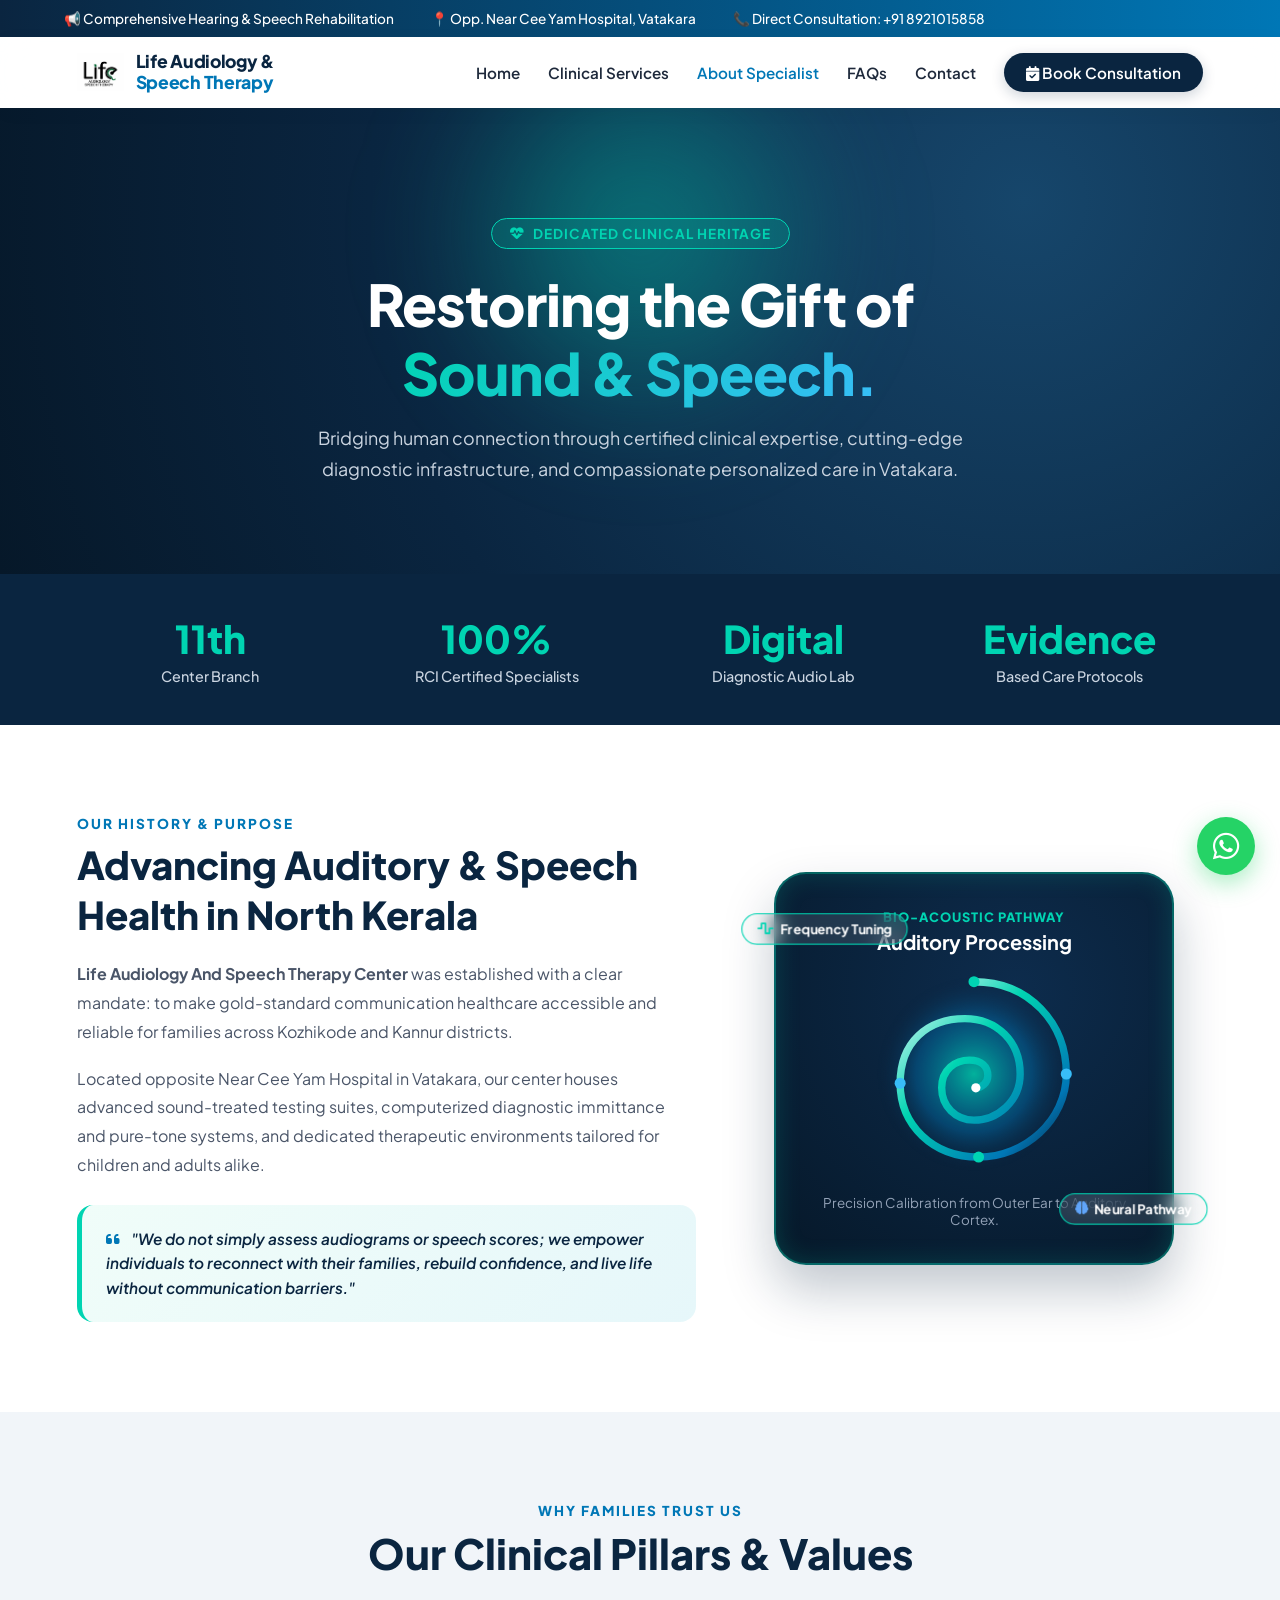
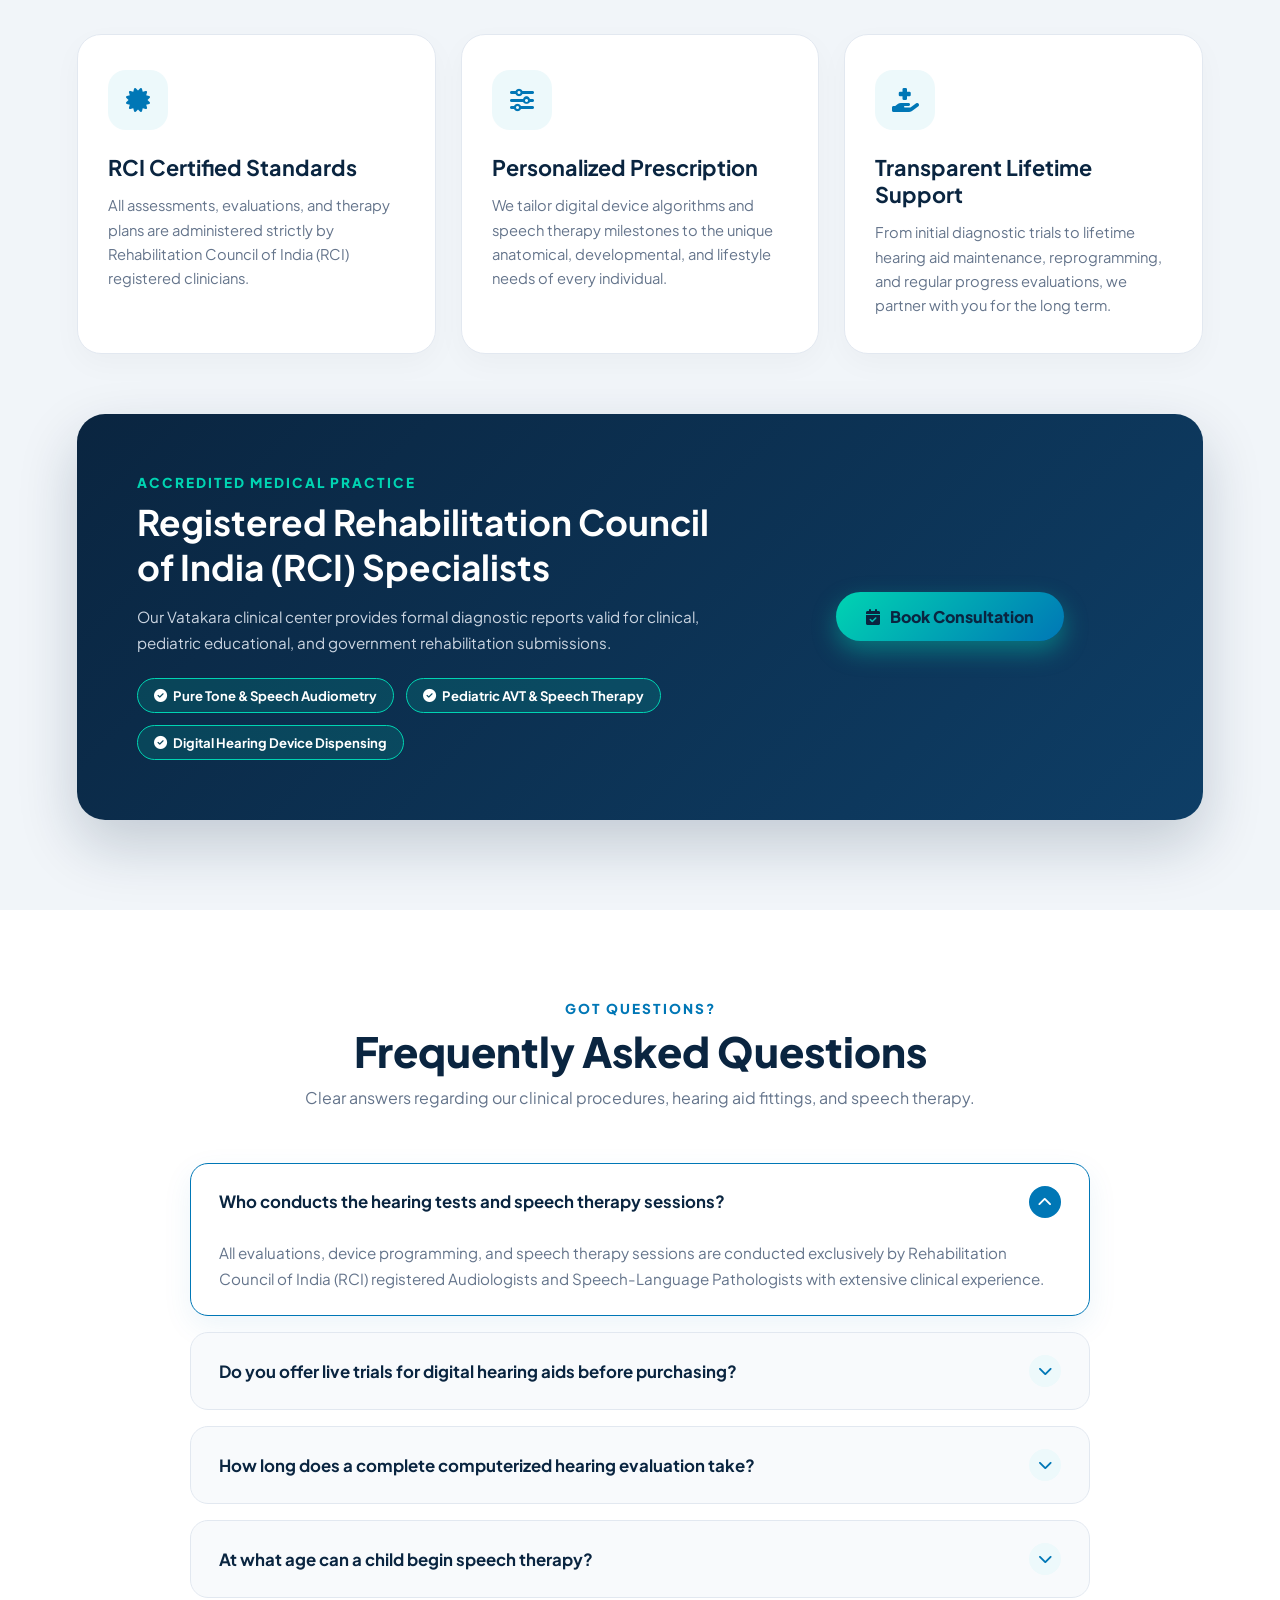
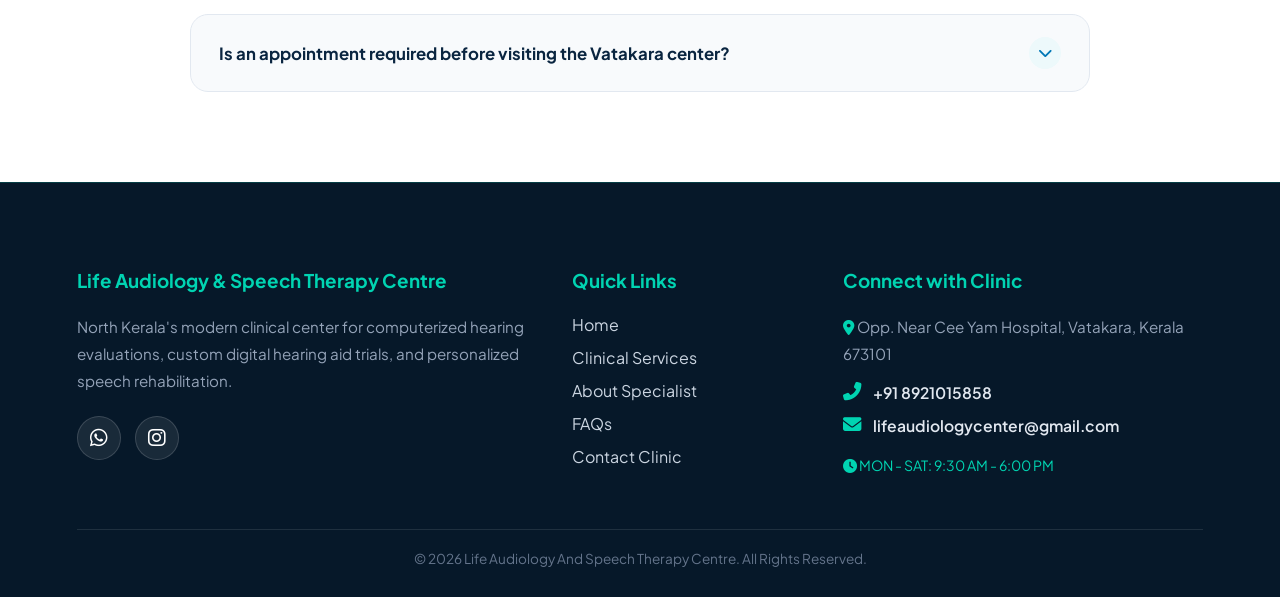
<file: about.html>
<!DOCTYPE html>
<html lang="en">
<head>
    <meta charset="UTF-8">
    <meta name="viewport" content="width=device-width, initial-scale=1.0">

    <!-- Primary SEO Meta Tags -->
    <title>About Us & FAQs | Life Audiology & Speech Therapy Centre Vatakara</title>
    <meta name="description" content="Learn about Life Audiology near Cee Yam Hospital, Vatakara. RCI-certified specialists, state-of-the-art diagnostic labs, digital hearing aid trials, and pediatric speech therapy.">
    <meta name="keywords" content="About Life Audiology Vatakara, Audiologist in Vatakara, Speech Therapist Vatakara, RCI Certified Audiologist Kozhikode, Hearing Aid Center Cee Yam Hospital">
    <meta name="robots" content="index, follow">
    <link rel="canonical" href="https://lifeaudiologyvatakara.in/about.html">

    <!-- Open Graph / WhatsApp / Social Share Tags -->
    <meta property="og:type" content="website">
    <meta property="og:url" content="https://lifeaudiologyvatakara.in/about.html">
    <meta property="og:title" content="About Life Audiology & Speech Therapy Centre | Vatakara">
    <meta property="og:description" content="RCI-certified audiologists and speech-language pathologists providing trusted communication healthcare in North Kerala.">
    <meta property="og:image" content="https://lifeaudiologyvatakara.in/logo.png">

    <link rel="icon" type="image/png" href="favicon.png">
    <link href="https://unpkg.com/aos@2.3.1/dist/aos.css" rel="stylesheet">
    <link rel="stylesheet" href="https://cdnjs.cloudflare.com/ajax/libs/font-awesome/6.4.0/css/all.min.css">

    <!-- Google Typography -->
    <link rel="preconnect" href="https://fonts.googleapis.com">
    <link rel="preconnect" href="https://fonts.gstatic.com" crossorigin>
    <link href="https://fonts.googleapis.com/css2?family=Plus+Jakarta+Sans:wght@400;500;600;700;800&family=Baloo+Chettan+2:wght@600;700;800&family=Chilanka&display=swap" rel="stylesheet">

    <!-- GOOGLE SCHEMA STRUCTURED DATA (FAQ & MEDICAL CLINIC) -->
    <script type="application/ld+json">
    {
      "@context": "https://schema.org",
      "@type": "FAQPage",
      "mainEntity": [
        {
          "@type": "Question",
          "name": "Who conducts the hearing tests and speech therapy sessions?",
          "acceptedAnswer": {
            "@type": "Answer",
            "text": "All evaluations and therapies are conducted by Rehabilitation Council of India (RCI) registered Audiologists and Speech-Language Pathologists with specialized clinical training."
          }
        },
        {
          "@type": "Question",
          "name": "Do you offer live trials for digital hearing aids before purchasing?",
          "acceptedAnswer": {
            "@type": "Answer",
            "text": "Yes, we provide live trial fittings for leading global hearing aid brands including Phonak, Oticon, Signia, GN ReSound, and Rexton programmed to your specific audiogram."
          }
        },
        {
          "@type": "Question",
          "name": "At what age can a child begin speech therapy?",
          "acceptedAnswer": {
            "@type": "Answer",
            "text": "Early intervention can begin as early as 18 months if speech delays or communication clarity concerns are identified."
          }
        },
        {
          "@type": "Question",
          "name": "How long does a complete computerized hearing evaluation take?",
          "acceptedAnswer": {
            "@type": "Answer",
            "text": "A comprehensive hearing evaluation including Pure Tone Audiometry, Speech Audiometry, and Immittance testing typically takes 30 to 45 minutes."
          }
        },
        {
          "@type": "Question",
          "name": "Is an appointment required before visiting the Vatakara center?",
          "acceptedAnswer": {
            "@type": "Answer",
            "text": "While walk-ins are welcomed, booking a prior appointment via phone or WhatsApp (+91 8921015858) is recommended to ensure immediate consultation with minimum waiting time."
          }
        }
      ]
    }
    </script>

    <style>
        :root {
            --primary: #0A2540;
            --primary-dark: #061829;
            --accent: #00D4B2;
            --accent-glow: rgba(0, 212, 178, 0.45);
            --secondary: #0077B6;
            --bg-glass: rgba(255, 255, 255, 0.88);
            --border-glass: rgba(255, 255, 255, 0.45);
            --text-dark: #1E293B;
            --text-muted: #64748B;
        }

        * {
            margin: 0;
            padding: 0;
            box-sizing: border-box;
            scroll-behavior: smooth;
        }

        body {
            font-family: 'Plus Jakarta Sans', sans-serif;
            background: #F8FAFC;
            color: var(--text-dark);
            overflow-x: hidden;
        }

        /* --- TICKER ANNOUNCEMENT --- */
        .top-announcement-bar {
            background: linear-gradient(90deg, #0A2540, #0077B6);
            color: #ffffff;
            padding: 10px 5%;
            font-size: 0.85rem;
            display: flex;
            justify-content: space-between;
            align-items: center;
        }

        .ticker-wrap {
            overflow: hidden;
            white-space: nowrap;
        }

        .ticker {
            display: inline-block;
            animation: tickerSlide 26s linear infinite;
        }

        .ticker-item {
            margin-right: 35px;
            font-weight: 500;
        }

        @keyframes tickerSlide {
            0% { transform: translateX(100%); }
            100% { transform: translateX(-100%); }
        }

        /* --- NAVIGATION --- */
        nav {
            position: sticky;
            top: 0;
            z-index: 1000;
            background: var(--bg-glass);
            backdrop-filter: blur(16px);
            -webkit-backdrop-filter: blur(16px);
            border-bottom: 1px solid var(--border-glass);
            padding: 14px 6%;
            display: flex;
            justify-content: space-between;
            align-items: center;
            box-shadow: 0 4px 20px rgba(0,0,0,0.03);
        }

        .nav-logo {
            display: flex;
            align-items: center;
            gap: 12px;
            text-decoration: none;
        }

        .logo-text {
            font-weight: 800;
            color: var(--primary);
            font-size: 1.1rem;
            line-height: 1.2;
            letter-spacing: -0.3px;
        }

        .logo-text span {
            color: var(--secondary);
        }

        .nav-links {
            display: flex;
            gap: 28px;
            align-items: center;
        }

        .nav-links a {
            text-decoration: none;
            color: var(--text-dark);
            font-weight: 600;
            font-size: 0.95rem;
            transition: color 0.2s;
        }

        .nav-links a:hover, .nav-links a.active {
            color: var(--secondary);
        }

        .btn-nav {
            background: var(--primary);
            color: #ffffff !important;
            padding: 10px 22px;
            border-radius: 50px;
            box-shadow: 0 4px 14px rgba(10, 37, 64, 0.2);
            transition: all 0.3s ease !important;
        }

        .btn-nav:hover {
            transform: translateY(-2px);
            background: var(--secondary);
        }

        .menu-toggle {
            display: none;
            font-size: 1.4rem;
            color: var(--primary);
            cursor: pointer;
        }

        /* --- HERO HEADER --- */
        .about-hero {
            background: radial-gradient(circle at 80% 20%, #16466B 0%, #0A2540 60%, #061829 100%);
            padding: clamp(70px, 9vw, 110px) 6% clamp(60px, 8vw, 90px);
            color: #ffffff;
            text-align: center;
            position: relative;
            overflow: hidden;
        }

        .header-glow-blob {
            position: absolute;
            width: 450px;
            height: 450px;
            background: radial-gradient(circle, var(--accent-glow) 0%, rgba(0,0,0,0) 70%);
            top: -100px;
            left: 50%;
            transform: translateX(-50%);
            filter: blur(50px);
            pointer-events: none;
        }

        .header-tag {
            display: inline-flex;
            align-items: center;
            gap: 8px;
            background: rgba(0, 212, 178, 0.15);
            border: 1px solid var(--accent);
            color: var(--accent);
            padding: 6px 18px;
            border-radius: 30px;
            font-size: 0.85rem;
            font-weight: 700;
            letter-spacing: 1px;
            text-transform: uppercase;
            margin-bottom: 20px;
        }

        .about-hero h1 {
            font-size: clamp(2.2rem, 4.5vw, 3.8rem);
            font-weight: 800;
            line-height: 1.2;
            margin-bottom: 16px;
            letter-spacing: -1px;
        }

        .about-hero h1 span {
            background: linear-gradient(135deg, #00D4B2, #38BDF8);
            -webkit-background-clip: text;
            -webkit-text-fill-color: transparent;
        }

        .about-hero p {
            font-size: clamp(1rem, 1.4vw, 1.2rem);
            color: #CBD5E1;
            max-width: 680px;
            margin: 0 auto;
            line-height: 1.7;
        }

        /* --- STATS STRIP --- */
        .stats-strip {
            background: var(--primary);
            color: #ffffff;
            padding: 40px 6%;
            display: grid;
            grid-template-columns: repeat(4, 1fr);
            gap: 20px;
            text-align: center;
        }

        .stat-box h3 {
            font-size: 2.4rem;
            font-weight: 800;
            color: var(--accent);
            margin-bottom: 4px;
        }

        .stat-box p {
            font-size: 0.9rem;
            color: #CBD5E1;
            font-weight: 500;
        }

        /* --- SECTION WRAPPERS --- */
        .section-wrap {
            padding: 90px 6%;
            max-width: 1300px;
            margin: 0 auto;
        }

        .section-header {
            text-align: center;
            max-width: 700px;
            margin: 0 auto 55px auto;
        }

        .section-tag {
            color: var(--secondary);
            font-weight: 800;
            font-size: 0.85rem;
            text-transform: uppercase;
            letter-spacing: 2px;
            margin-bottom: 8px;
            display: block;
        }

        .section-heading {
            font-size: clamp(2rem, 3.5vw, 2.6rem);
            color: var(--primary);
            font-weight: 800;
            line-height: 1.25;
        }

        /* --- OUR STORY & 3D BIO-ACOUSTIC STAGE --- */
        .story-section {
            background: #ffffff;
        }

        .story-grid {
            display: grid;
            grid-template-columns: 1.15fr 0.85fr;
            align-items: center;
            gap: 50px;
        }

        .story-text h2 {
            font-size: clamp(1.8rem, 3vw, 2.4rem);
            color: var(--primary);
            font-weight: 800;
            line-height: 1.3;
            margin-bottom: 20px;
        }

        .story-text p {
            color: #4A5568;
            font-size: 1rem;
            line-height: 1.8;
            margin-bottom: 18px;
        }

        .commitment-card {
            background: linear-gradient(135deg, #F0FDF9 0%, #E6F7FA 100%);
            border-left: 5px solid var(--accent);
            border-radius: 16px;
            padding: 22px 24px;
            margin-top: 25px;
        }

        .commitment-card p {
            font-size: 0.96rem;
            color: var(--primary);
            font-weight: 600;
            font-style: italic;
            margin-bottom: 0;
            line-height: 1.6;
        }

        .ear-3d-stage {
            perspective: 1200px;
            display: flex;
            align-items: center;
            justify-content: center;
            min-height: 420px;
            cursor: pointer;
        }

        .ear-3d-card {
            width: 100%;
            max-width: 400px;
            background: radial-gradient(circle at 60% 30%, #0D2C4D 0%, #061829 100%);
            border-radius: 32px;
            padding: 35px 25px;
            text-align: center;
            transform-style: preserve-3d;
            box-shadow: 0 25px 50px rgba(10, 37, 64, 0.25), inset 0 0 25px rgba(0, 212, 178, 0.2);
            border: 2px solid rgba(0, 212, 178, 0.4);
            transition: transform 0.15s ease-out;
            position: relative;
        }

        .cochlea-carrier {
            width: 100%;
            height: 240px;
            display: flex;
            align-items: center;
            justify-content: center;
            animation: cochleaPulse 4s ease-in-out infinite alternate;
        }

        @keyframes cochleaPulse {
            0% { transform: translateZ(30px) scale(0.98); }
            100% { transform: translateZ(50px) scale(1.04); }
        }

        .bio-chip {
            position: absolute;
            background: rgba(255, 255, 255, 0.1);
            backdrop-filter: blur(10px);
            border: 1px solid var(--accent);
            padding: 6px 14px;
            border-radius: 20px;
            font-size: 0.78rem;
            font-weight: 700;
            color: #ffffff;
            display: flex;
            align-items: center;
            gap: 6px;
            transform: translateZ(60px);
        }

        .bc-1 { top: 12%; left: -6%; }
        .bc-2 { bottom: 12%; right: -6%; }

        /* --- PILLARS & CREDENTIALS --- */
        .pillars-section {
            background: #F1F5F9;
        }

        .pillars-grid {
            display: grid;
            grid-template-columns: repeat(3, 1fr);
            gap: 25px;
        }

        .pillar-card {
            background: #ffffff;
            border-radius: 24px;
            padding: 35px 30px;
            border: 1.5px solid #E2E8F0;
            box-shadow: 0 10px 30px rgba(0, 0, 0, 0.03);
            transition: all 0.35s cubic-bezier(0.34, 1.56, 0.64, 1);
            display: flex;
            flex-direction: column;
            justify-content: space-between;
        }

        .pillar-card:hover {
            transform: translateY(-8px);
            border-color: rgba(0, 212, 178, 0.5);
            box-shadow: 0 20px 40px rgba(0, 119, 182, 0.1);
        }

        .pillar-icon-box {
            width: 60px;
            height: 60px;
            border-radius: 18px;
            background: #EDF9FB;
            color: var(--secondary);
            font-size: 1.5rem;
            display: flex;
            align-items: center;
            justify-content: center;
            margin-bottom: 24px;
            transition: 0.3s;
        }

        .pillar-card:hover .pillar-icon-box {
            background: var(--secondary);
            color: #ffffff;
            transform: scale(1.1) rotate(6deg);
        }

        .pillar-card h3 {
            font-size: 1.35rem;
            color: var(--primary);
            font-weight: 700;
            margin-bottom: 12px;
        }

        .pillar-card p {
            font-size: 0.92rem;
            color: var(--text-muted);
            line-height: 1.65;
        }

        /* ============================================================ */
        /* --- FAQ ACCORDION SECTION STYLING --- */
        /* ============================================================ */
        .faq-section {
            background: #ffffff;
        }

        .faq-accordion-wrap {
            max-width: 900px;
            margin: 0 auto;
            display: flex;
            flex-direction: column;
            gap: 16px;
        }

        .faq-item {
            background: #F8FAFC;
            border: 1.5px solid #E2E8F0;
            border-radius: 18px;
            overflow: hidden;
            transition: all 0.3s ease;
        }

        .faq-item.active {
            border-color: var(--secondary);
            background: #ffffff;
            box-shadow: 0 10px 30px rgba(0, 119, 182, 0.08);
        }

        .faq-header {
            padding: 22px 28px;
            display: flex;
            justify-content: space-between;
            align-items: center;
            cursor: pointer;
            user-select: none;
            gap: 15px;
        }

        .faq-header h3 {
            font-size: 1.05rem;
            font-weight: 700;
            color: var(--primary);
            line-height: 1.4;
        }

        .faq-toggle-icon {
            width: 32px;
            height: 32px;
            border-radius: 50%;
            background: #EDF9FB;
            color: var(--secondary);
            display: flex;
            align-items: center;
            justify-content: center;
            font-size: 0.9rem;
            flex-shrink: 0;
            transition: transform 0.3s, background 0.3s, color 0.3s;
        }

        .faq-item.active .faq-toggle-icon {
            transform: rotate(180deg);
            background: var(--secondary);
            color: #ffffff;
        }

        .faq-body {
            max-height: 0;
            overflow: hidden;
            transition: max-height 0.4s cubic-bezier(0, 1, 0, 1), padding 0.3s ease;
            padding: 0 28px;
        }

        .faq-item.active .faq-body {
            max-height: 500px; /* Expands smoothly */
            padding: 0 28px 24px 28px;
        }

        .faq-body p {
            color: var(--text-muted);
            font-size: 0.95rem;
            line-height: 1.7;
        }

        .credentials-banner {
            background: linear-gradient(135deg, #0A2540 0%, #0E3E66 100%);
            border-radius: 28px;
            padding: clamp(35px, 6vw, 60px);
            color: #ffffff;
            display: grid;
            grid-template-columns: 1.2fr 0.8fr;
            align-items: center;
            gap: 40px;
            box-shadow: 0 25px 60px rgba(10, 37, 64, 0.2);
            margin-top: 60px;
        }

        .credentials-banner h3 {
            font-size: clamp(1.6rem, 2.8vw, 2.2rem);
            line-height: 1.3;
            margin-bottom: 14px;
        }

        .credentials-banner p {
            color: #CBD5E1;
            font-size: 0.95rem;
            line-height: 1.7;
            margin-bottom: 22px;
        }

        .cred-tags-row {
            display: flex;
            gap: 12px;
            flex-wrap: wrap;
        }

        .cred-tag {
            background: rgba(0, 212, 178, 0.15);
            border: 1px solid var(--accent);
            color: #ffffff;
            padding: 8px 16px;
            border-radius: 20px;
            font-size: 0.82rem;
            font-weight: 700;
            display: inline-flex;
            align-items: center;
            gap: 6px;
        }

        .btn-primary-glow {
            background: linear-gradient(135deg, #00D4B2 0%, #0077B6 100%);
            color: var(--primary);
            font-weight: 800;
            padding: 14px 30px;
            border-radius: 50px;
            text-decoration: none;
            display: inline-flex;
            align-items: center;
            gap: 10px;
            box-shadow: 0 10px 25px rgba(0, 212, 178, 0.4);
            transition: all 0.3s ease;
            width: fit-content;
        }

        .btn-primary-glow:hover {
            transform: translateY(-3px);
            box-shadow: 0 14px 30px rgba(0, 212, 178, 0.6);
        }

        /* --- BORDERLESS SMART REDIRECTION FOOTER --- */
        footer {
            background: var(--primary-dark);
            color: #ffffff;
            padding: 85px 6% 30px;
            border-top: 1px solid rgba(0, 212, 178, 0.2);
        }

        .footer-grid {
            display: grid;
            grid-template-columns: 2fr 1fr 1.6fr;
            gap: 45px;
            margin-bottom: 50px;
        }

        .footer-col h4 {
            font-size: 1.18rem;
            margin-bottom: 22px;
            color: var(--accent);
        }

        .footer-col p {
            color: #94A3B8;
            font-size: 0.95rem;
            line-height: 1.75;
        }

        .clean-contact-links {
            margin-top: 15px;
            display: flex;
            flex-direction: column;
            gap: 14px;
        }

        .clean-contact-item {
            display: inline-flex;
            align-items: center;
            gap: 12px;
            color: #E2E8F0;
            text-decoration: none;
            font-size: 0.98rem;
            font-weight: 600;
            transition: all 0.25s ease;
            width: fit-content;
        }

        .clean-contact-item i {
            color: var(--accent);
            font-size: 1.15rem;
            transition: transform 0.25s, color 0.25s;
        }

        .clean-contact-item:hover {
            color: var(--accent);
            transform: translateX(5px);
        }

        .clean-contact-item:hover i {
            color: #ffffff;
            transform: scale(1.2);
        }

        .social-connector-row {
            display: flex;
            gap: 14px;
            margin-top: 22px;
        }

        .social-btn {
            width: 44px;
            height: 44px;
            border-radius: 50%;
            background: rgba(255, 255, 255, 0.08);
            border: 1px solid rgba(255, 255, 255, 0.15);
            display: flex;
            align-items: center;
            justify-content: center;
            color: #ffffff;
            text-decoration: none;
            font-size: 1.25rem;
            transition: all 0.3s ease;
        }

        .social-btn.wa:hover {
            background: #25D366;
            color: #ffffff;
            border-color: #25D366;
            transform: translateY(-4px);
            box-shadow: 0 6px 20px rgba(37, 211, 102, 0.4);
        }

        .social-btn.insta:hover {
            background: radial-gradient(circle at 30% 107%, #fdf497 0%, #fdf497 5%, #fd5949 45%,#d6249f 60%,#285AEB 90%);
            color: #ffffff;
            border-color: transparent;
            transform: translateY(-4px);
            box-shadow: 0 6px 20px rgba(214, 36, 159, 0.4);
        }

        .footer-links {
            list-style: none;
        }

        .footer-links li {
            margin-bottom: 12px;
        }

        .footer-links a {
            color: #CBD5E1;
            text-decoration: none;
            transition: color 0.2s, padding-left 0.2s;
            display: inline-block;
        }

        .footer-links a:hover {
            color: var(--accent);
            padding-left: 6px;
        }

        .wa-float {
            position: fixed;
            bottom: 25px;
            right: 25px;
            background: #25D366;
            color: #fff;
            width: 58px;
            height: 58px;
            border-radius: 50%;
            display: flex;
            align-items: center;
            justify-content: center;
            font-size: 1.9rem;
            box-shadow: 0 8px 25px rgba(37, 211, 102, 0.4);
            z-index: 9990;
            text-decoration: none;
            transition: transform 0.3s;
        }

        .wa-float:hover {
            transform: scale(1.12);
        }

        @media (max-width: 992px) {
            .story-grid, .credentials-banner { grid-template-columns: 1fr; text-align: center; }
            .pillars-grid { grid-template-columns: 1fr; }
            .stats-strip { grid-template-columns: repeat(2, 1fr); }
            .cred-tags-row { justify-content: center; }
            .btn-primary-glow { margin: 0 auto; }
            .footer-grid { grid-template-columns: 1fr; }
            .nav-links { display: none; }
            .menu-toggle { display: block; }
        }
    </style>
</head>
<body>

<!-- TOP ANNOUNCEMENT TICKER -->
<div class="top-announcement-bar">
       <div class="ticker-wrap">
        <div class="ticker">
            <span class="ticker-item">📢 Comprehensive Hearing & Speech Rehabilitation</span>
            <span class="ticker-item">📍 Opp. Near Cee Yam Hospital, Vatakara</span>
            <span class="ticker-item">📞 Direct Consultation: +91 8921015858</span>
        </div>
    </div>
</div>

<!-- NAVIGATION -->
<nav>
    <a href="index.html" class="nav-logo">
        <img src="logo.png" alt="Logo" style="height: 38px;" onerror="this.style.display='none'">
        <div class="logo-text">Life Audiology &<br><span>Speech Therapy</span></div>
    </a>

    <div class="menu-toggle" id="mobile-menu"><i class="fas fa-bars"></i></div>

    <div class="nav-links" id="nav-list">
        <a href="index.html">Home</a>
        <a href="services.html">Clinical Services</a>
        <a href="about.html" class="active" style="color: var(--secondary);">About Specialist</a>
        <a href="#faq">FAQs</a>
        <a href="contact.html">Contact</a>
        <a href="https://wa.me/918921015858?text=Hello%20Life%20Audiology!%20I%20would%20like%20to%20book%20an%20appointment." class="btn-nav" target="_blank">
            <i class="fas fa-calendar-check"></i> Book Consultation
        </a>
    </div>
</nav>

<!-- HERO HEADER -->
<header class="about-hero">
    <div class="header-glow-blob"></div>
    <div data-aos="fade-up">
        <div class="header-tag">
            <i class="fas fa-heart-pulse"></i> Dedicated Clinical Heritage
        </div>
        <h1>Restoring the Gift of<br><span>Sound & Speech.</span></h1>
        <p>Bridging human connection through certified clinical expertise, cutting-edge diagnostic infrastructure, and compassionate personalized care in Vatakara.</p>
    </div>
</header>

<!-- STATS STRIP -->
<div class="stats-strip">
    <div class="stat-box" data-aos="fade-up"><h3>11th</h3><p>Center Branch</p></div>
    <div class="stat-box" data-aos="fade-up" data-aos-delay="100"><h3>100%</h3><p>RCI Certified Specialists</p></div>
    <div class="stat-box" data-aos="fade-up" data-aos-delay="200"><h3>Digital</h3><p>Diagnostic Audio Lab</p></div>
    <div class="stat-box" data-aos="fade-up" data-aos-delay="300"><h3>Evidence</h3><p>Based Care Protocols</p></div>
</div>

<!-- ============================================================ -->
<!-- OUR STORY & 3D BIO-ACOUSTIC VISUALIZER -->
<!-- ============================================================ -->
<section class="section-wrap story-section">
    <div class="story-grid">
        <div class="story-text" data-aos="fade-right">
            <span class="section-tag">Our History & Purpose</span>
            <h2>Advancing Auditory & Speech Health in North Kerala</h2>
            <p>
                <strong>Life Audiology And Speech Therapy Center</strong> was established with a clear mandate: to make gold-standard communication healthcare accessible and reliable for families across Kozhikode and Kannur districts.
            </p>
            <p>
                Located opposite Near Cee Yam Hospital in Vatakara, our center houses advanced sound-treated testing suites, computerized diagnostic immittance and pure-tone systems, and dedicated therapeutic environments tailored for children and adults alike.
            </p>
            <div class="commitment-card">
                <p>
                    <i class="fas fa-quote-left" style="color: var(--secondary); margin-right: 8px;"></i>
                    "We do not simply assess audiograms or speech scores; we empower individuals to reconnect with their families, rebuild confidence, and live life without communication barriers."
                </p>
            </div>
        </div>

        <!-- 3D Cochlea / Acoustic Pathway Interactive Stage -->
        <div class="ear-3d-stage" id="cochleaStage" data-aos="zoom-in">
            <div class="ear-3d-card" id="cochleaCard">
                <div class="bio-chip bc-1"><i class="fas fa-wave-square" style="color: var(--accent);"></i> Frequency Tuning</div>
                <div class="bio-chip bc-2"><i class="fas fa-brain" style="color: #60A5FA;"></i> Neural Pathway</div>

                <div style="font-size: 0.8rem; color: var(--accent); font-weight: 800; text-transform: uppercase; letter-spacing: 1px;">Bio-Acoustic Pathway</div>
                <h4 style="font-size: 1.25rem; color: #ffffff; margin-top: 4px;">Auditory Processing</h4>

                <div class="cochlea-carrier">
                    <svg viewBox="0 0 260 260" fill="none" xmlns="http://www.w3.org/2000/svg" style="width: 100%; height: 100%;">
                        <defs>
                            <radialGradient id="bioGlow" cx="50%" cy="50%" r="50%">
                                <stop offset="0%" stop-color="#00D4B2" stop-opacity="0.8" />
                                <stop offset="60%" stop-color="#0077B6" stop-opacity="0.4" />
                                <stop offset="100%" stop-color="#0A2540" stop-opacity="0" />
                            </radialGradient>
                            <linearGradient id="spiralGold" x1="0%" y1="0%" x2="100%" y2="100%">
                                <stop offset="0%" stop-color="#FFFFFF" />
                                <stop offset="40%" stop-color="#00D4B2" />
                                <stop offset="80%" stop-color="#0077B6" />
                                <stop offset="100%" stop-color="#0A2540" />
                            </linearGradient>
                        </defs>
                        <circle cx="130" cy="130" r="105" fill="url(#bioGlow)" />
                        <path d="M130 30 C190 30, 230 75, 230 130 C230 180, 185 220, 135 220 C85 220, 50 185, 50 140 C50 95, 80 70, 120 70 C155 70, 180 95, 180 130 C180 160, 155 180, 130 180 C110 180, 95 165, 95 145 C95 125, 110 115, 125 115 C138 115, 145 122, 145 132 C145 140, 138 145, 132 145" stroke="url(#spiralGold)" stroke-width="8" stroke-linecap="round" fill="none" />
                        <circle cx="130" cy="30" r="6" fill="#00D4B2" />
                        <circle cx="230" cy="130" r="6" fill="#38BDF8" />
                        <circle cx="135" cy="220" r="6" fill="#00D4B2" />
                        <circle cx="50" cy="140" r="6" fill="#38BDF8" />
                        <circle cx="132" cy="145" r="5" fill="#FFFFFF" />
                    </svg>
                </div>

                <div style="font-size: 0.84rem; color: #94A3B8;">Precision Calibration from Outer Ear to Auditory Cortex.</div>
            </div>
        </div>
    </div>
</section>

<!-- CLINICAL PILLARS -->
<section class="section-wrap pillars-section">
    <div class="section-header" data-aos="fade-up">
        <span class="section-tag">Why Families Trust Us</span>
        <h2 class="section-heading">Our Clinical Pillars & Values</h2>
    </div>

    <div class="pillars-grid">
        <div class="pillar-card" data-aos="fade-up">
            <div>
                <div class="pillar-icon-box"><i class="fas fa-certificate"></i></div>
                <h3>RCI Certified Standards</h3>
                <p>All assessments, evaluations, and therapy plans are administered strictly by Rehabilitation Council of India (RCI) registered clinicians.</p>
            </div>
        </div>

        <div class="pillar-card" data-aos="fade-up" data-aos-delay="100">
            <div>
                <div class="pillar-icon-box"><i class="fas fa-sliders"></i></div>
                <h3>Personalized Prescription</h3>
                <p>We tailor digital device algorithms and speech therapy milestones to the unique anatomical, developmental, and lifestyle needs of every individual.</p>
            </div>
        </div>

        <div class="pillar-card" data-aos="fade-up" data-aos-delay="200">
            <div>
                <div class="pillar-icon-box"><i class="fas fa-hand-holding-medical"></i></div>
                <h3>Transparent Lifetime Support</h3>
                <p>From initial diagnostic trials to lifetime hearing aid maintenance, reprogramming, and regular progress evaluations, we partner with you for the long term.</p>
            </div>
        </div>
    </div>

    <!-- RCI CERTIFICATION & APPOINTMENT BANNER -->
    <div class="credentials-banner" data-aos="zoom-in">
        <div>
            <span class="section-tag" style="color: var(--accent);">Accredited Medical Practice</span>
            <h3>Registered Rehabilitation Council of India (RCI) Specialists</h3>
            <p>Our Vatakara clinical center provides formal diagnostic reports valid for clinical, pediatric educational, and government rehabilitation submissions.</p>
            <div class="cred-tags-row">
                <span class="cred-tag"><i class="fas fa-check-circle"></i> Pure Tone & Speech Audiometry</span>
                <span class="cred-tag"><i class="fas fa-check-circle"></i> Pediatric AVT & Speech Therapy</span>
                <span class="cred-tag"><i class="fas fa-check-circle"></i> Digital Hearing Device Dispensing</span>
            </div>
        </div>
        <div style="text-align: center;">
            <a href="https://wa.me/918921015858?text=Hello%20Life%20Audiology!%20I%20would%20like%20to%20schedule%20a%20clinical%20consultation." class="btn-primary-glow" target="_blank">
                <i class="fas fa-calendar-check"></i> Book Consultation
            </a>
        </div>
    </div>
</section>

<!-- ============================================================ -->
<!-- FREQUENTLY ASKED QUESTIONS (FAQ) ACCORDION SECTION -->
<!-- ============================================================ -->
<section class="section-wrap faq-section" id="faq">
    <div class="section-header" data-aos="fade-up">
        <span class="section-tag">Got Questions?</span>
        <h2 class="section-heading">Frequently Asked Questions</h2>
        <p style="color: var(--text-muted); margin-top: 10px;">Clear answers regarding our clinical procedures, hearing aid fittings, and speech therapy.</p>
    </div>

    <div class="faq-accordion-wrap">
        <!-- FAQ 1 -->
        <div class="faq-item active" data-aos="fade-up">
            <div class="faq-header" onclick="toggleFaq(this)">
                <h3>Who conducts the hearing tests and speech therapy sessions?</h3>
                <div class="faq-toggle-icon"><i class="fas fa-chevron-down"></i></div>
            </div>
            <div class="faq-body">
                <p>All evaluations, device programming, and speech therapy sessions are conducted exclusively by Rehabilitation Council of India (RCI) registered Audiologists and Speech-Language Pathologists with extensive clinical experience.</p>
            </div>
        </div>

        <!-- FAQ 2 -->
        <div class="faq-item" data-aos="fade-up" data-aos-delay="100">
            <div class="faq-header" onclick="toggleFaq(this)">
                <h3>Do you offer live trials for digital hearing aids before purchasing?</h3>
                <div class="faq-toggle-icon"><i class="fas fa-chevron-down"></i></div>
            </div>
            <div class="faq-body">
                <p>Yes! We provide live hearing aid trials for leading global manufacturers—including Phonak, Oticon, Signia, GN ReSound, and Rexton. The devices are programmed to match your unique audiogram during your visit so you can experience real-world clarity.</p>
            </div>
        </div>

        <!-- FAQ 3 -->
        <div class="faq-item" data-aos="fade-up" data-aos-delay="200">
            <div class="faq-header" onclick="toggleFaq(this)">
                <h3>How long does a complete computerized hearing evaluation take?</h3>
                <div class="faq-toggle-icon"><i class="fas fa-chevron-down"></i></div>
            </div>
            <div class="faq-body">
                <p>A thorough diagnostic session—including Pure Tone Audiometry (PTA), Speech Audiometry, and Immittance/Tympanometry testing—takes approximately 30 to 45 minutes in our calibrated soundproof testing booth.</p>
            </div>
        </div>

        <!-- FAQ 4 -->
        <div class="faq-item" data-aos="fade-up" data-aos-delay="300">
            <div class="faq-header" onclick="toggleFaq(this)">
                <h3>At what age can a child begin speech therapy?</h3>
                <div class="faq-toggle-icon"><i class="fas fa-chevron-down"></i></div>
            </div>
            <div class="faq-body">
                <p>Early intervention is vital for speech and language development. Children can be evaluated for speech delays or developmental milestone gaps as early as 18 months of age.</p>
            </div>
        </div>

        <!-- FAQ 5 -->
        <div class="faq-item" data-aos="fade-up" data-aos-delay="400">
            <div class="faq-header" onclick="toggleFaq(this)">
                <h3>Is an appointment required before visiting the Vatakara center?</h3>
                <div class="faq-toggle-icon"><i class="fas fa-chevron-down"></i></div>
            </div>
            <div class="faq-body">
                <p>We recommend scheduling an appointment in advance via call or WhatsApp (+91 8921015858) to ensure zero waiting time and dedicated individual attention from our clinical team.</p>
            </div>
        </div>
    </div>
</section>

<!-- FLOATING WHATSAPP BUTTON -->
<a href="https://wa.me/918921015858?text=Hello%20Life%20Audiology!%20I'm%20interested%20in%20learning%20more%20about%20your%20center%20in%20Vatakara." class="wa-float" target="_blank" title="Chat on WhatsApp">
    <i class="fab fa-whatsapp"></i>
</a>

<!-- BORDERLESS SMART REDIRECTION FOOTER -->
<footer>
    <div class="footer-grid">
        <div class="footer-col">
            <h4>Life Audiology & Speech Therapy Centre</h4>
            <p>North Kerala's modern clinical center for computerized hearing evaluations, custom digital hearing aid trials, and personalized speech rehabilitation.</p>

            <div class="social-connector-row">
                <a href="https://wa.me/918921015858?text=Hello%20Life%20Audiology!" class="social-btn wa" target="_blank" title="Connect on WhatsApp">
                    <i class="fab fa-whatsapp"></i>
                </a>
                <a href="https://www.instagram.com/lifeaudiology/" class="social-btn insta" target="_blank" title="Follow on Instagram">
                    <i class="fab fa-instagram"></i>
                </a>
            </div>
        </div>

        <div class="footer-col">
            <h4>Quick Links</h4>
            <ul class="footer-links">
                <li><a href="index.html">Home</a></li>
                <li><a href="services.html">Clinical Services</a></li>
                <li><a href="about.html">About Specialist</a></li>
                <li><a href="#faq">FAQs</a></li>
                <li><a href="contact.html">Contact Clinic</a></li>
            </ul>
        </div>

        <div class="footer-col">
            <h4>Connect with Clinic</h4>
            <p><i class="fas fa-map-marker-alt" style="color: var(--accent);"></i> Opp. Near Cee Yam Hospital, Vatakara, Kerala 673101</p>

            <div class="clean-contact-links">
                <a href="tel:+918921015858" class="clean-contact-item" title="Click to Call Direct">
                    <i class="fas fa-phone-alt"></i>
                    <span>+91 8921015858</span>
                </a>

                <a href="mailto:lifeaudiologycenter@gmail.com" class="clean-contact-item" title="Click to Send Email">
                    <i class="fas fa-envelope"></i>
                    <span>lifeaudiologycenter@gmail.com</span>
                </a>
            </div>

            <p style="margin-top: 18px; color: var(--accent); font-size: 0.88rem;">
                <i class="fas fa-clock"></i> MON - SAT: 9:30 AM - 6:00 PM
            </p>
        </div>
    </div>

    <div style="text-align: center; border-top: 1px solid rgba(255,255,255,0.1); padding-top: 20px; font-size: 0.85rem; color: #64748B;">
        &copy; 2026 Life Audiology And Speech Therapy Centre. All Rights Reserved.
    </div>
</footer>

<script src="https://unpkg.com/aos@2.3.1/dist/aos.js"></script>
<script>
    AOS.init({ duration: 900, once: true });

    // Mobile Navigation Toggle
    const mobileMenu = document.getElementById('mobile-menu');
    const navList = document.getElementById('nav-list');
    if (mobileMenu && navList) {
        mobileMenu.addEventListener('click', () => {
            navList.style.display = navList.style.display === 'flex' ? 'none' : 'flex';
            navList.style.flexDirection = 'column';
            navList.style.position = 'absolute';
            navList.style.top = '100%';
            navList.style.left = '0';
            navList.style.width = '100%';
            navList.style.background = '#ffffff';
            navList.style.padding = '20px';
        });
    }

    // FAQ Accordion Script
    function toggleFaq(headerElement) {
        const item = headerElement.parentElement;
        const isActive = item.classList.contains('active');
        
        // Close all other FAQ items
        document.querySelectorAll('.faq-item').forEach(faq => {
            faq.classList.remove('active');
        });

        // Toggle clicked item
        if (!isActive) {
            item.classList.add('active');
        }
    }

    // 3D Bio-Acoustic Mouse Parallax
    const cochleaStage = document.getElementById('cochleaStage');
    const cochleaCard = document.getElementById('cochleaCard');

    if (cochleaStage && cochleaCard) {
        cochleaStage.addEventListener('mousemove', (e) => {
            const rect = cochleaStage.getBoundingClientRect();
            const x = (e.clientX - rect.left) - (rect.width / 2);
            const y = (e.clientY - rect.top) - (rect.height / 2);
            const rotY = (x / (rect.width / 2)) * 18;
            const rotX = -(y / (rect.height / 2)) * 18;
            cochleaCard.style.transform = `rotateY(${rotY}deg) rotateX(${rotX}deg)`;
        });

        cochleaStage.addEventListener('mouseleave', () => {
            cochleaCard.style.transform = `rotateY(0deg) rotateX(0deg)`;
        });
    }
</script>

</body>
</html>
</file>
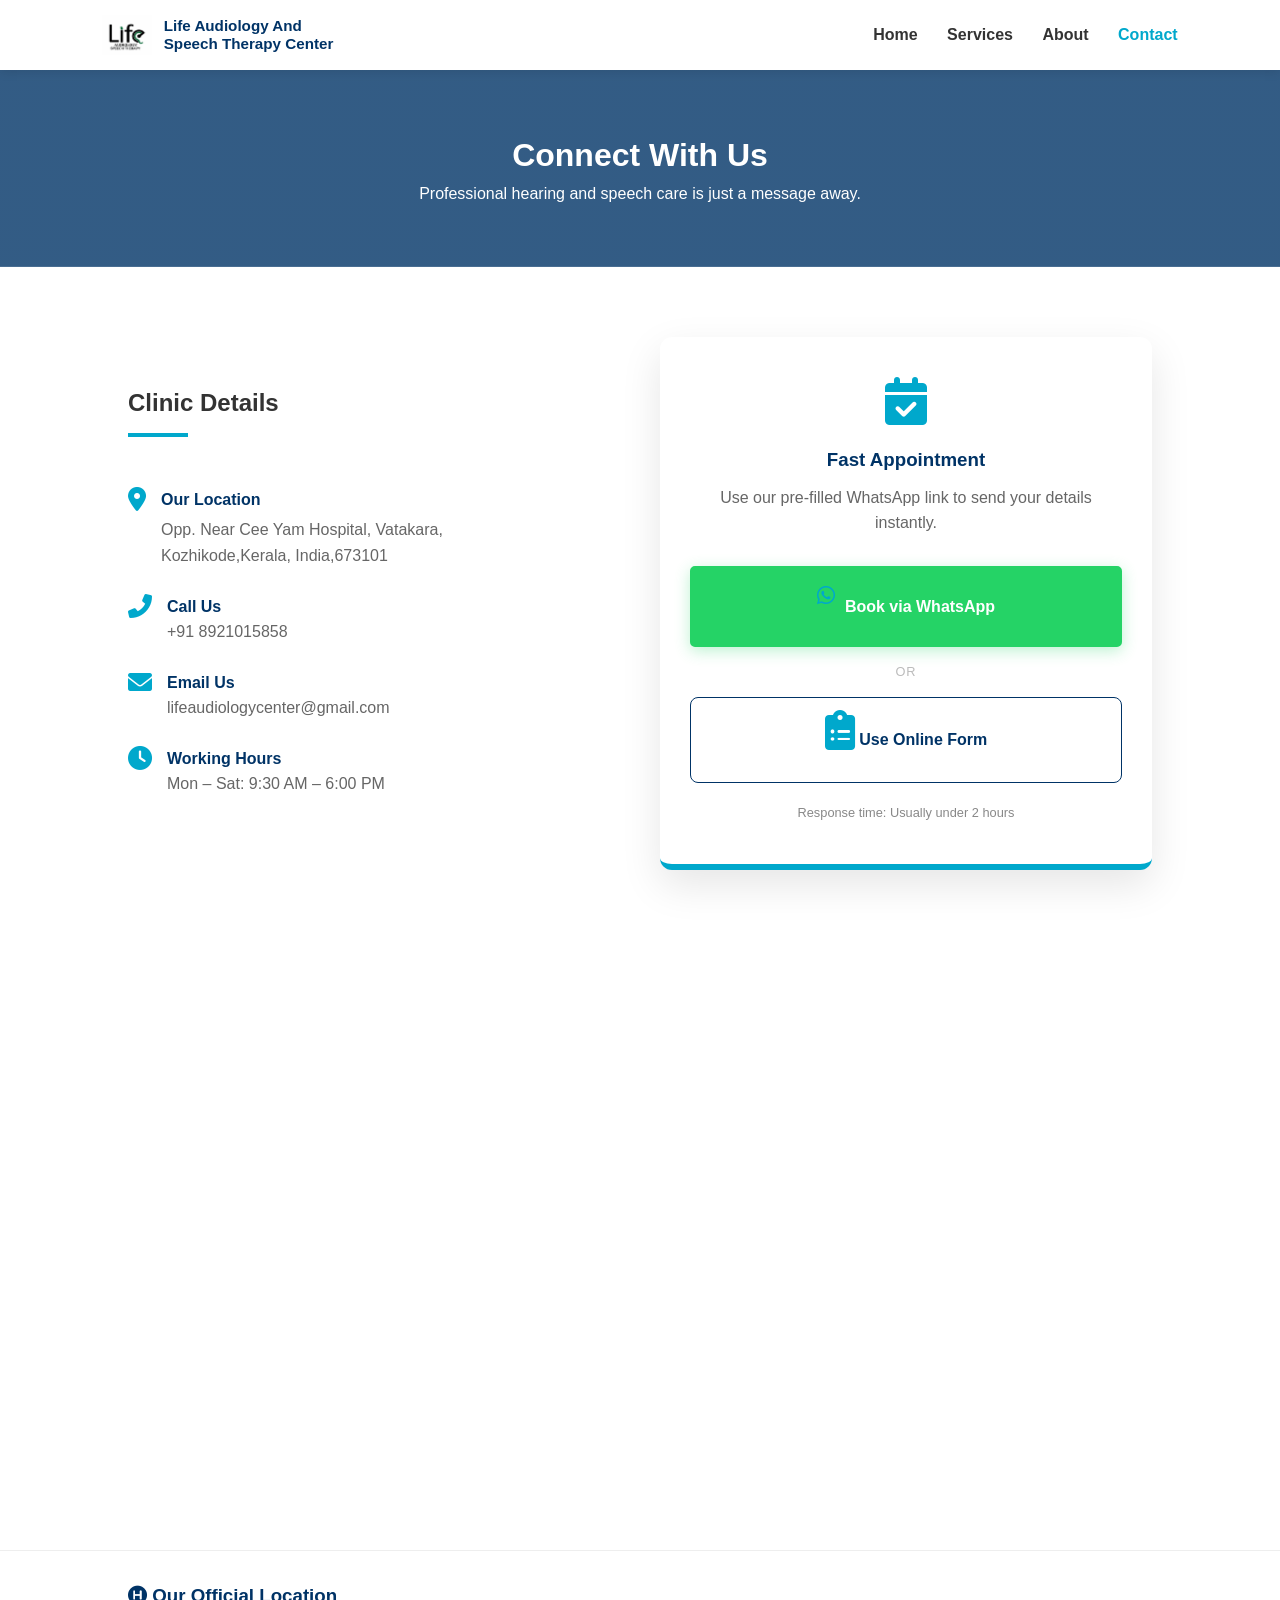
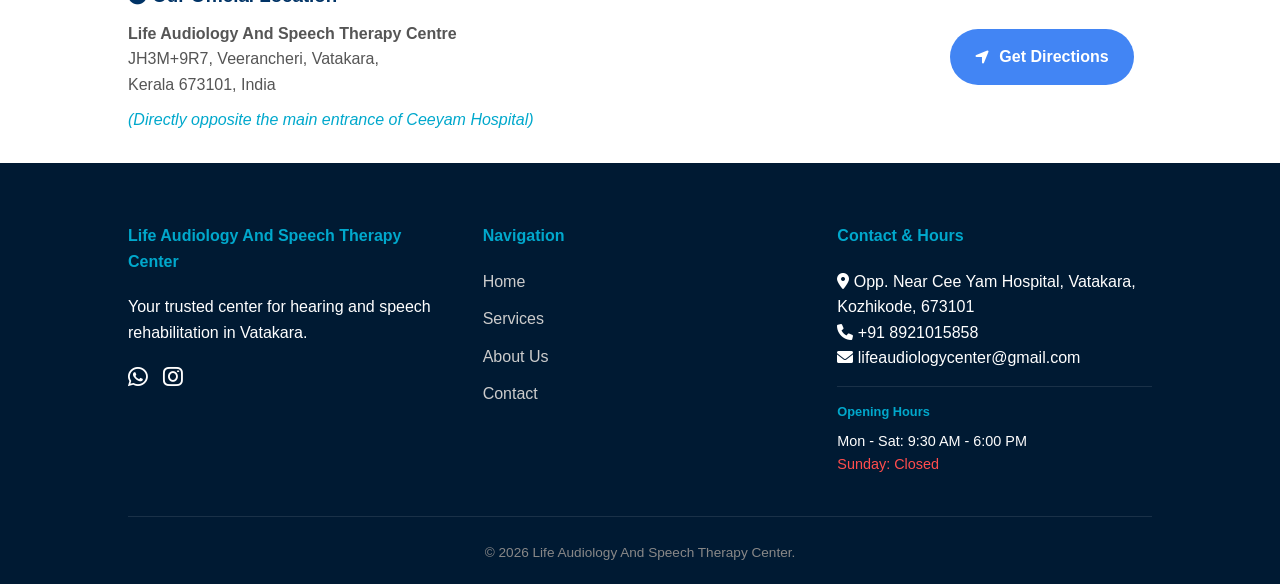
<file: contact.html>
<!DOCTYPE html>
<html lang="en">
<head>
    <meta charset="UTF-8">
    <meta name="viewport" content="width=device-width, initial-scale=1.0">
    <title>Contact Us | Life Audiology And Speech Therapy Center</title>
    
    <link rel="icon" type="image/png" href="favicon.png">
    <link rel="stylesheet" href="style.css">
    <link href="https://unpkg.com/aos@2.3.1/dist/aos.css" rel="stylesheet">
    <link rel="stylesheet" href="https://cdnjs.cloudflare.com/ajax/libs/font-awesome/6.0.0/css/all.min.css">
</head>
<body>

<nav>
    <a href="index.html" class="nav-logo">
        <img src="logo.png" alt="Logo" style="height: 40px;" onerror="this.style.display='none'">
        <span class="logo-text">Life Audiology And<br>Speech Therapy Center</span>
    </a>
    
    <div class="menu-toggle" id="mobile-menu">
        <i class="fas fa-bars"></i>
    </div>

    <div class="nav-links" id="nav-list">
        <a href="index.html">Home</a>
        <a href="services.html">Services</a>
        <a href="about.html">About</a>
        <a href="contact.html" style="color:var(--secondary)">Contact</a>
    </div>
</nav>

<!-- HERO HEADER -->
<header style="background: linear-gradient(rgba(0,51,102,0.8), rgba(0,51,102,0.8)), url('https://images.unsplash.com/photo-1586769852044-692d6e3924ff?auto=format&fit=crop&q=80&w=1500'); background-size: cover; background-position: center; padding: 60px 10%; text-align: center; color: white;">
    <h1 data-aos="fade-down">Connect With Us</h1>
    <p data-aos="fade-up">Professional hearing and speech care is just a message away.</p>
</header>

<section>
    <div class="grid" style="gap: 40px; align-items: center;">
        
        <!-- COLUMN 1: CLINIC INFO -->
        <div data-aos="fade-right">
            <div class="section-title" style="text-align: left;">
                <h2>Clinic Details</h2>
                <div class="underline" style="margin-left: 0;"></div>
            </div>
            
            <div style="margin-top: 30px;">
                <div style="display: flex; gap: 15px; margin-bottom: 25px;">
                    <i class="fas fa-map-marker-alt" style="font-size: 1.5rem; color: var(--secondary);"></i>
                    <div>
                        <h4 style="color: var(--primary); margin-bottom: 5px;">Our Location</h4>
                        <p style="color: #666;">Opp. Near Cee Yam Hospital, Vatakara,<br> Kozhikode,Kerala, India,673101</p>
                    </div>
                </div>

                <div style="display: flex; gap: 15px; margin-bottom: 25px;">
                    <i class="fas fa-phone-alt" style="font-size: 1.5rem; color: var(--secondary);"></i>
                    <div>
                        <h4 style="color: var(--primary);">Call Us</h4>
                        <p><a href="tel:+918921015858" style="color: #666; text-decoration: none;">+91 8921015858</a></p>
                    </div>
                </div>

                <div style="display: flex; gap: 15px; margin-bottom: 25px;">
                    <i class="fas fa-envelope" style="font-size: 1.5rem; color: var(--secondary);"></i>
                    <div>
                        <h4 style="color: var(--primary);">Email Us</h4>
                        <p><a href="mailto:lifeaudiologycenter@gmail.com" style="color: #666; text-decoration: none;">lifeaudiologycenter@gmail.com</a></p>
                    </div>
                </div>

                <div style="display: flex; gap: 15px; margin-bottom: 25px;">
                    <i class="fas fa-clock" style="font-size: 1.5rem; color: var(--secondary);"></i>
                    <div>
                        <h4 style="color: var(--primary);">Working Hours</h4>
                        <p style="color: #666;">Mon – Sat: 9:30 AM – 6:00 PM</p>
                    </div>
                </div>
            </div>
        </div>

        <!-- COLUMN 2: ADVANCED BOOKING CARD -->
        <div class="card" data-aos="zoom-in" style="padding: 40px 30px; text-align: center; border-bottom: 6px solid var(--secondary); box-shadow: 0 15px 40px rgba(0,0,0,0.1);">
            <i class="fas fa-calendar-check" style="font-size: 3rem; color: var(--secondary); margin-bottom: 20px;"></i>
            <h3 style="color: var(--primary); margin-bottom: 10px;">Fast Appointment</h3>
            <p style="color: #666; margin-bottom: 30px; line-height: 1.6;">Use our pre-filled WhatsApp link to send your details instantly.</p>
            
            <a href="https://wa.me/918921015858?text=Hello%20Life%20Audiology%21%20I%20would%20like%20to%20book%20an%20appointment.%0A%0A*Patient%20Name:*%20%0A*Service%20Needed:*%20%0A*Preferred%20Date:*%20" 
               target="_blank" 
               class="btn btn-wa" 
               style="width: 100%; justify-content: center; margin-bottom: 15px; padding: 18px; display: flex; align-items: center; gap: 10px;">
               <i class="fab fa-whatsapp" style="font-size: 1.3rem;"></i> Book via WhatsApp
            </a>

            <div style="margin: 15px 0; color: #bbb; font-size: 0.8rem; letter-spacing: 1px;">OR</div>

            <a href="https://docs.google.com/forms/d/e/1FAIpQLScnkHwh6vlojwFPvTCuUmpGaQI2-o5Jx-KaYuPzXcamvnY54w/viewform?usp=header" 
               target="_blank" 
               style="display: block; text-decoration: none; color: var(--primary); font-weight: 600; border: 1px solid var(--primary); padding: 12px; border-radius: 8px; transition: 0.3s;">
               <i class="fas fa-clipboard-list"></i> Use Online Form
            </a>
            
            <p style="margin-top: 20px; font-size: 0.8rem; color: #888;">Response time: Usually under 2 hours</p>
        </div>
    </div>
</section>

<!-- GOOGLE MAP -->
<section style="width: 100%; line-height: 0; margin-top: 20px;">
    <iframe 
        src="https://www.google.com/maps/embed?pb=!1m18!1m12!1m3!1d3905.518683510526!2d75.5912444!3d11.6074167!2m3!1f0!2f0!3f0!3m2!1i1024!2i768!4f13.1!3m3!1m2!1s0x3ba6847b1883d927%3A0x6cd90a4ef10b8d68!2sLife%20Audiology%20And%20Speech%20Therapy%20Centre!5e0!3m2!1sen!2sin!4v1711123456789!5m2!1sen!2sin" 
        width="100%" 
        height="450" 
        style="border:0; display: block;" 
        allowfullscreen="" 
        loading="lazy" 
        referrerpolicy="no-referrer-when-downgrade">
    </iframe>
</section>
<div style="padding: 30px 10%; background: #ffffff; display: flex; flex-wrap: wrap; align-items: center; justify-content: space-between; gap: 20px; border-top: 1px solid #eee;">
    
    <div style="flex: 1; min-width: 300px;">
        <h3 style="color: var(--primary); margin-bottom: 10px;">
            <i class="fas fa-hospital-symbol"></i> Our Official Location
        </h3>
        <p style="margin: 0; color: #555; line-height: 1.6; font-size: 1rem;">
            <strong>Life Audiology And Speech Therapy Centre</strong><br>
            JH3M+9R7, Veerancheri, Vatakara,<br>
            Kerala 673101, India
        </p>
        <p style="margin-top: 10px; font-style: italic; color: var(--secondary);">
            (Directly opposite the main entrance of Ceeyam Hospital)
        </p>
    </div>

    <div style="flex: 0; min-width: 220px; text-align: center;">
        <!-- THE SECURE, ERROR-FREE LINK -->
<a href="https://www.google.com/maps/dir//Life+Audiology+And+Speech+Therapy+Centre+JH3M%2B9R7+Veerancheri+Vatakara+Kerala+673101/@11.6074167,75.5912444,17z" 
   target="_blank" 
   style="background: #4285F4; color: white; padding: 15px 25px; text-decoration: none; border-radius: 50px; display: inline-flex; align-items: center; gap: 10px; font-weight: bold;">
   <i class="fas fa-location-arrow"></i> Get Directions
</a>
    </div>
</div>
<footer class="main-footer">
    <div class="footer-grid">
        <div class="footer-col">
            <h4>Life Audiology And Speech Therapy Center</h4>
            <p>Your trusted center for hearing and speech rehabilitation in Vatakara.</p>
            <div style="margin-top: 15px; display: flex; gap: 15px;">
                <a href="https://wa.me/918921015858" target="_blank" style="color:white; font-size: 1.4rem;"><i class="fab fa-whatsapp"></i></a>
                <a href="https://www.instagram.com/lifeaudiology/" target="_blank" style="color:white; font-size: 1.4rem;"><i class="fab fa-instagram"></i></a>
            </div>
        </div>

        <div class="footer-col">
            <h4>Navigation</h4>
            <ul>
                <li><a href="index.html">Home</a></li>
                <li><a href="services.html">Services</a></li>
                <li><a href="about.html">About Us</a></li>
                <li><a href="contact.html">Contact</a></li>
            </ul>
        </div>

        <div class="footer-col">
            <h4>Contact & Hours</h4>
            <p><i class="fas fa-map-marker-alt"></i> Opp. Near Cee Yam Hospital, Vatakara, Kozhikode, 673101 </p>
            <!-- UPDATED: Clickable Phone -->
            <p><i class="fas fa-phone"></i> <a href="tel:+918921015858" style="color:inherit; text-decoration:none;">+91 8921015858</a></p>
            <!-- UPDATED: Clickable Email -->
            <p><i class="fas fa-envelope"></i> <a href="mailto:lifeaudiologycenter@gmail.com" style="color:inherit; text-decoration:none;">lifeaudiologycenter@gmail.com</a></p>
            
            <div style="margin-top: 15px; padding-top: 15px; border-top: 1px solid rgba(255,255,255,0.1);">
                <h5 style="color: var(--secondary); margin-bottom: 8px; font-size: 0.8rem;">Opening Hours</h5>
                <p style="font-size: 0.9rem;">Mon - Sat: 9:30 AM - 6:00 PM</p>
                <p style="font-size: 0.9rem; color: #ff4d4d;">Sunday: Closed</p>
            </div>
        </div>
    </div>
    <div class="footer-bottom">
        <p>&copy; 2026 Life Audiology And Speech Therapy Center.</p>
    </div>
</footer>

<script src="https://unpkg.com/aos@2.3.1/dist/aos.js"></script>
<script>
    AOS.init({ duration: 1000, once: true });

    // MOBILE MENU SCRIPT 
    const menuToggle = document.getElementById('mobile-menu');
    const navList = document.getElementById('nav-list');
    
    if(menuToggle && navList) {
        menuToggle.addEventListener('click', () => {
            navList.classList.toggle('active');
            const icon = menuToggle.querySelector('i');
            icon.classList.toggle('fa-bars');
            icon.classList.toggle('fa-times');
        });
    }
</script>
</body>
</html>
</file>
<file: style.css>
/* --- VARIABLES --- */
:root {
    --primary: #003366;
    --secondary: #00a8cc;
    --accent: #25D366;
    --white: #ffffff;
    --text: #333;
    --light-bg: #f4f7f6;
}

/* --- RESET --- */
* { margin: 0; padding: 0; box-sizing: border-box; font-family: 'Segoe UI', sans-serif; }
body { color: var(--text); overflow-x: hidden; line-height: 1.6; }

/* --- NAVIGATION --- */
nav {
    display: flex;
    justify-content: space-between;
    align-items: center;
    padding: 15px 8%;
    background: white;
    position: sticky;
    top: 0;
    z-index: 1000;
    box-shadow: 0 2px 10px rgba(0,0,0,0.1);
}

.nav-logo {
    display: flex;
    align-items: center;
    gap: 12px;
    text-decoration: none !important; /* No underline */
    color: inherit;
}

.logo-text {
    color: var(--primary);
    font-weight: bold;
    font-size: 0.95rem;
    line-height: 1.2;
    text-decoration: none !important;
}

.nav-links a {
    text-decoration: none;
    color: var(--text);
    margin-left: 25px;
    font-weight: 600;
    transition: 0.3s;
}

.nav-links a:hover { color: var(--secondary); }

.menu-toggle { display: none; cursor: pointer; font-size: 1.5rem; color: var(--primary); }

/* --- TICKER --- */
.ticker-wrap { background: var(--primary); color: white; padding: 10px 0; overflow: hidden; }
.ticker-move { display: flex; animation: ticker 30s linear infinite; }
.ticker-item { padding: 0 40px; white-space: nowrap; font-size: 0.85rem; }
@keyframes ticker { 0% { transform: translateX(100%); } 100% { transform: translateX(-100%); } }

/* --- HERO SLIDER --- */
.slider-container { position: relative; width: 100%; height: 480px; overflow: hidden; background: #000; }
.slide { position: absolute; width: 100%; height: 100%; opacity: 0; transition: 1s; background-size: cover; background-position: center; display: flex; align-items: center; justify-content: center; text-align: center; color: white; }
.slide.active { opacity: 1; }
.slide-overlay { padding: 0 10%; }
.slide-overlay h1 { font-size: 2.5rem; margin-bottom: 15px; }

/* --- BUTTONS --- */
.btn { display: inline-block; padding: 12px 28px; background: var(--secondary); color: white; text-decoration: none; border-radius: 5px; font-weight: bold; margin-top: 20px; transition: 0.3s; }
.btn-wa { background: var(--accent); }
.btn:hover { transform: scale(1.05); }

/* --- STATS BAR --- */
.stats-bar { display: flex; justify-content: space-around; padding: 40px 10%; background: var(--primary); color: white; text-align: center; }
.stat-item h2 { color: var(--secondary); font-size: 2rem; margin-bottom: 5px; }

/* --- TITLES (THE CENTER FIX) --- */
section { padding: 70px 10%; }

.section-title {
    text-align: center; /* Centers text */
    margin-bottom: 50px;
    width: 100%;
}

.underline {
    width: 60px;
    height: 4px;
    background: var(--secondary);
    margin: 10px auto 0; /* Centers the bar */
}

/* --- GRID & CARDS --- */
.grid { display: grid; grid-template-columns: repeat(auto-fit, minmax(280px, 1fr)); gap: 30px; }
.card { background: white; padding: 40px 30px; text-align: center; border-radius: 12px; box-shadow: 0 5px 20px rgba(0,0,0,0.05); transition: 0.3s; }
.card:hover { transform: translateY(-10px); }
.card i { font-size: 2.5rem; color: var(--secondary); margin-bottom: 20px; }

/* --- STEP NUMBERS --- */
.step-number {
    background: var(--secondary);
    color: white;
    width: 50px;
    height: 50px;
    border-radius: 50%;
    margin: 0 auto 20px;
    display: flex;
    align-items: center;
    justify-content: center;
    font-weight: bold;
    font-size: 1.2rem;
}

/* --- FOOTER --- */
.main-footer { background: #001a33; color: white; padding: 60px 10% 20px; }
.footer-grid { display: grid; grid-template-columns: repeat(auto-fit, minmax(200px, 1fr)); gap: 40px; }
.footer-col h4 { color: var(--secondary); margin-bottom: 20px; }
.footer-col ul { list-style: none; }
.footer-col ul li { margin-bottom: 12px; }
.footer-col a { color: #ccc; text-decoration: none; transition: 0.3s; }
.footer-col a:hover { color: white; padding-left: 5px; }
.footer-bottom { text-align: center; border-top: 1px solid rgba(255,255,255,0.1); padding-top: 25px; margin-top: 40px; font-size: 0.85rem; color: #888; }

/* --- WA FLOAT --- */
.wa-float { position: fixed; bottom: 30px; right: 30px; background: var(--accent); color: white; width: 60px; height: 60px; border-radius: 50%; display: flex; align-items: center; justify-content: center; font-size: 30px; z-index: 2000; text-decoration: none; box-shadow: 0 5px 15px rgba(0,0,0,0.2); transition: 0.3s; }
.wa-float:hover { transform: scale(1.1); }

/* --- MOBILE RESPONSIVE --- */
@media (max-width: 768px) {
    nav { padding: 15px 5%; }
    .logo-text { font-size: 0.75rem; }
    .menu-toggle { display: block; }
    .nav-links {
        display: none;
        position: absolute;
        top: 100%;
        left: 0;
        width: 100%;
        background: white;
        flex-direction: column;
        padding: 20px 0;
        box-shadow: 0 5px 10px rgba(0,0,0,0.1);
    }
    .nav-links.active { display: flex; }
    .nav-links a { margin: 15px 0; width: 100%; text-align: center; }
    .slider-container { height: 380px; }
    .slide-overlay h1 { font-size: 1.8rem; }
    .stats-bar { flex-direction: column; gap: 25px; }
    section { padding: 50px 5%; }
}
/* General button spacing in the Hero section */
.hero-btns {
    display: flex;
    gap: 15px;
    justify-content: center;
    margin-top: 25px;
    flex-wrap: wrap; /* Keeps it mobile-friendly */
}

/* Make the WhatsApp button stand out with its brand color */
.btn-wa {
    background-color: #25D366 !important;
    color: white !important;
    border: none;
    display: inline-flex;
    align-items: center;
    gap: 8px;
}

.btn-wa:hover {
    background-color: #128C7E !important;
    transform: translateY(-3px);
}

/* Make the Services button look slightly different (Outline or Primary) */
.btn-services {
    background-color: transparent;
    border: 2px solid white;
    color: white;
}

.btn-services:hover {
    background-color: white;
    color: var(--primary);
}

/* --- BUTTON STYLES --- */

/* The Transparent 'Ghost' Button */
.btn-outline {
    background: transparent !important;
    border: 2px solid #ffffff !important;
    color: #ffffff !important;
    font-weight: 600;
    transition: all 0.3s ease;
}

.btn-outline:hover {
    background: #ffffff !important;
    color: var(--primary) !important; /* Changes text to your dark blue theme color */
    transform: translateY(-3px);
}

/* The Solid WhatsApp Button */
.btn-wa {
    background-color: #25D366 !important;
    border: 2px solid #25D366 !important;
    color: white !important;
    box-shadow: 0 4px 15px rgba(37, 211, 102, 0.3);
}

.btn-wa:hover {
    background-color: #128C7E !important;
    border-color: #128C7E !important;
    transform: translateY(-3px);
}

/* Fix for mobile stacking */
@media (max-width: 600px) {
    .hero-btns {
        flex-direction: column;
        align-items: center;
    }
    .hero-btns .btn {
        width: 80%;
        text-align: center;
    }
}

/* Ensure the ticker container doesn't collapse */
.ticker-wrap {
    overflow: hidden;
    white-space: nowrap;
    width: 100%;
}

.ticker {
    display: inline-block;
    padding-left: 100%; /* Initial offset */
    animation: ticker-move 30s linear infinite;
}

@keyframes ticker-move {
    0% { transform: translateX(0); }
    100% { transform: translateX(-100%); }
}

/* IMPORTANT: Fix the timer width so it doesn't "stutter" the animation */
#opening-countdown {
    display: inline-block;
    min-width: 140px; /* Fixed width keeps the scroll smooth */
    font-family: 'Courier New', monospace; /* Monospaced numbers are more stable */
    text-align: left;
}

/*Adding banner styling */
/* --- THE MAIN TOP BAR --- */
.top-announcement-bar {
    display: flex;
    background: #003366; /* Your Dark Blue */
    color: white;
    align-items: center;
    overflow: hidden;
    width: 100%;
    z-index: 1001;
}

/* --- THE STATIC BOX (Countdown) --- */
.static-countdown {
    background: #f39c12; /* Gold/Orange */
    padding: 10px 20px;
    font-weight: bold;
    white-space: nowrap;
    z-index: 20;
    box-shadow: 5px 0 10px rgba(0,0,0,0.3);
    font-size: 14px;
    display: flex;
    justify-content: center;
    align-items: center;
}

/* --- THE TICKER AREA --- */
.ticker-wrap {
    flex: 1;
    overflow: hidden;
    white-space: nowrap;
    display: flex;
    align-items: center;
}

.ticker {
    display: inline-block;
    padding-left: 100%; /* Start off-screen */
    animation: ticker-move 25s linear infinite;
}

.ticker-item {
    padding-right: 60px;
    display: inline-block;
}

/* --- ANIMATION --- */
@keyframes ticker-move {
    0% { transform: translate3d(0, 0, 0); }
    100% { transform: translate3d(-100%, 0, 0); }
}

/* --- THE FIX FOR LAPTOP vs MOBILE --- */

/* LAPTOP VIEW */
@media (min-width: 769px) {
    .top-announcement-bar {
        height: 45px;
        justify-content: center; /* Centers the whole bar content */
    }
}

/* MOBILE VIEW (The "Stack" Fix) */
@media (max-width: 768px) {
    .top-announcement-bar {
        flex-direction: column; /* Stack Countdown on top of Ticker */
        height: auto; /* Let it grow to fit both lines */
    }

    .static-countdown {
        width: 100%; /* Take full width on mobile */
        padding: 5px 0;
        border-bottom: 1px solid rgba(255,255,255,0.2);
    }

    .ticker-wrap {
        width: 100%;
        height: 30px; /* Give the ticker its own row */
    }

    .ticker {
        animation: ticker-move 15s linear infinite; /* Faster scroll for smaller screen */
    }
}


/* --- SERVICES PAGE MOBILE & ZOOM FIX --- */

/* 1. Prevent Horizontal Scrolling */
html, body {
    max-width: 100%;
    overflow-x: hidden;
}

/* 2. Fix the Navigation for Services Page */
@media (max-width: 768px) {
    .menu-toggle {
        display: block !important; /* Shows the hamburger icon */
        padding: 10px;
        z-index: 1001;
    }

    .nav-links {
        display: none; /* Hide links by default on mobile */
        position: absolute;
        top: 100%;
        left: 0;
        width: 100%;
        background: white;
        flex-direction: column;
        box-shadow: 0 10px 15px rgba(0,0,0,0.1);
        padding: 20px 0;
    }

    .nav-links.active {
        display: flex !important; /* Show links when menu is clicked */
    }

    .nav-links a {
        margin: 10px 0;
        text-align: center;
        width: 100%;
    }

    /* 3. Stack the Service Cards vertically on Mobile */
    .grid {
        display: flex !important;
        flex-direction: column !important;
        gap: 20px !important;
        padding: 0 5%;
    }

    .card {
        width: 100% !important;
        margin-bottom: 10px;
    }

    /* 4. Fix Hero Header Text on Mobile */
    header h1 {
        font-size: 1.8rem !important;
    }
}

/* 5. Zoom-Out Stability (Keep content centered on huge screens) */
section, .footer-grid, header {
    max-width: 1400px;
    margin-left: auto !important;
    margin-right: auto !important;
}
</file>
